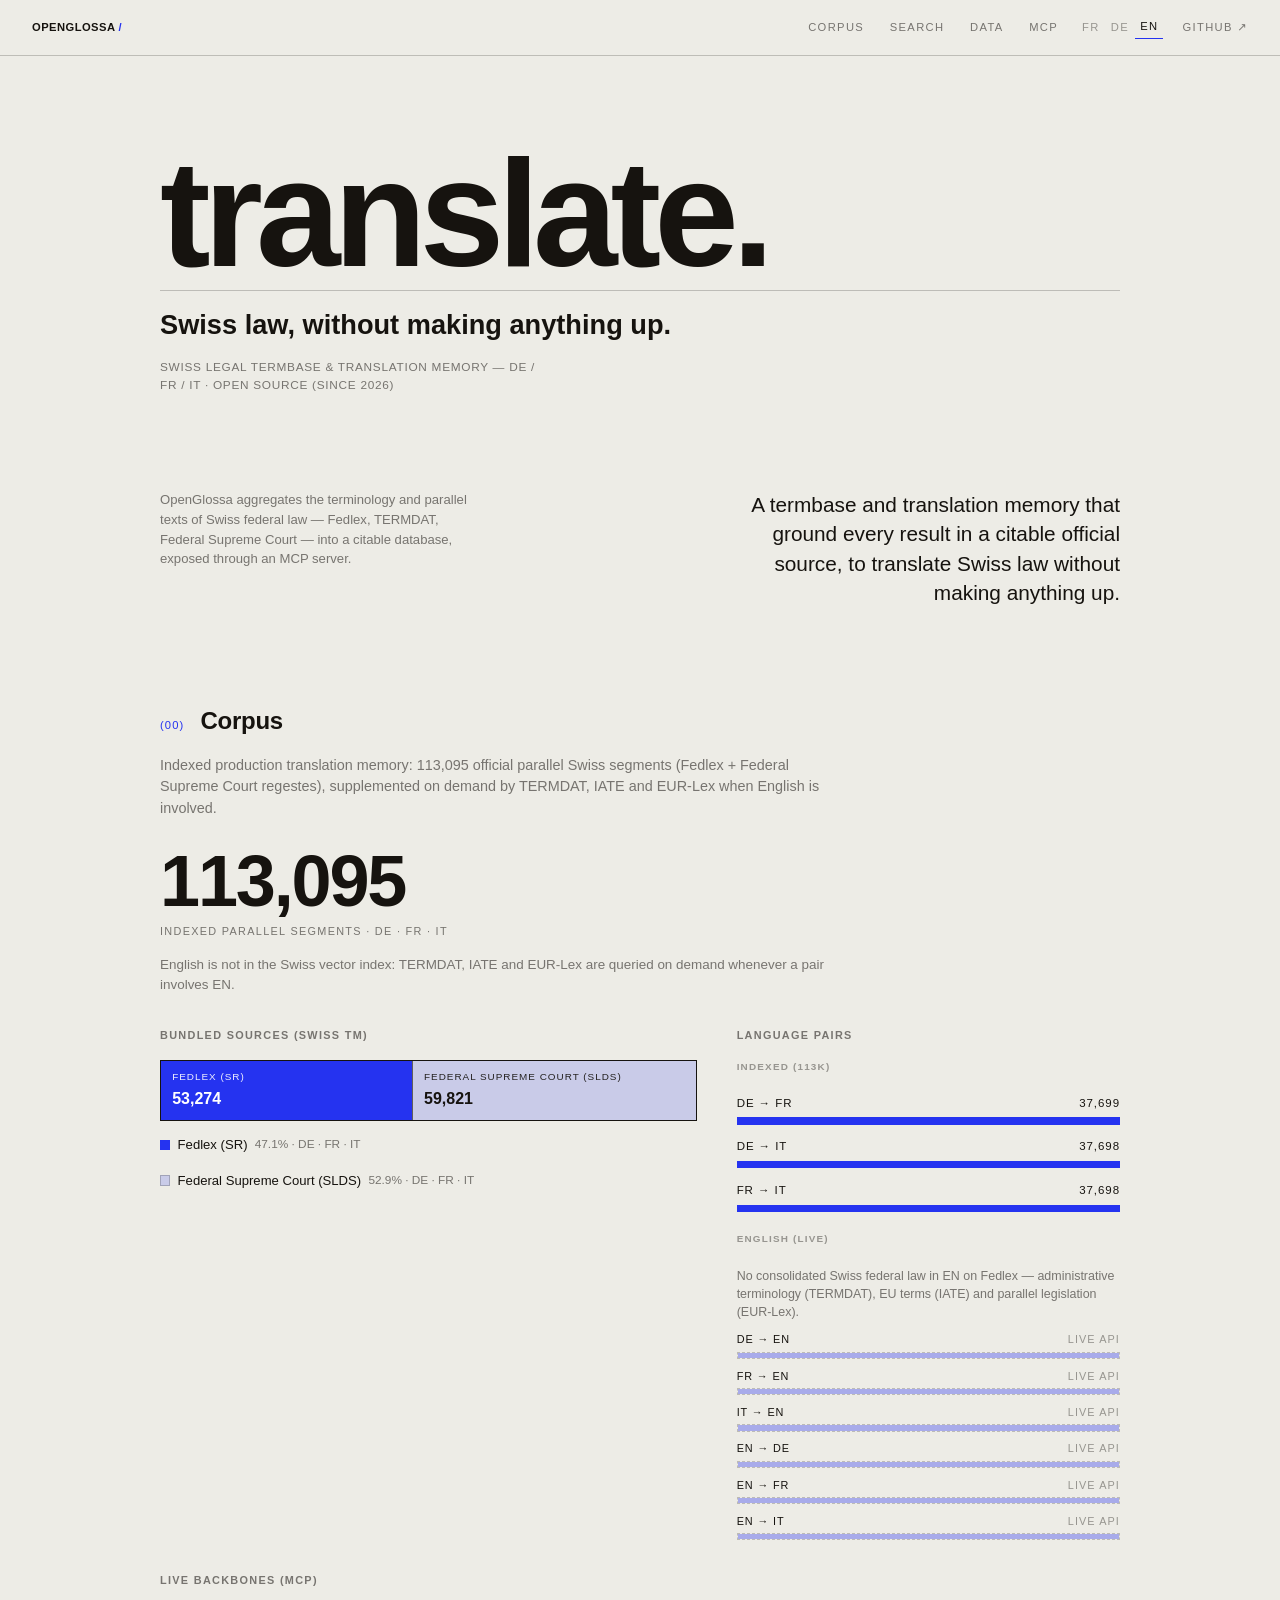
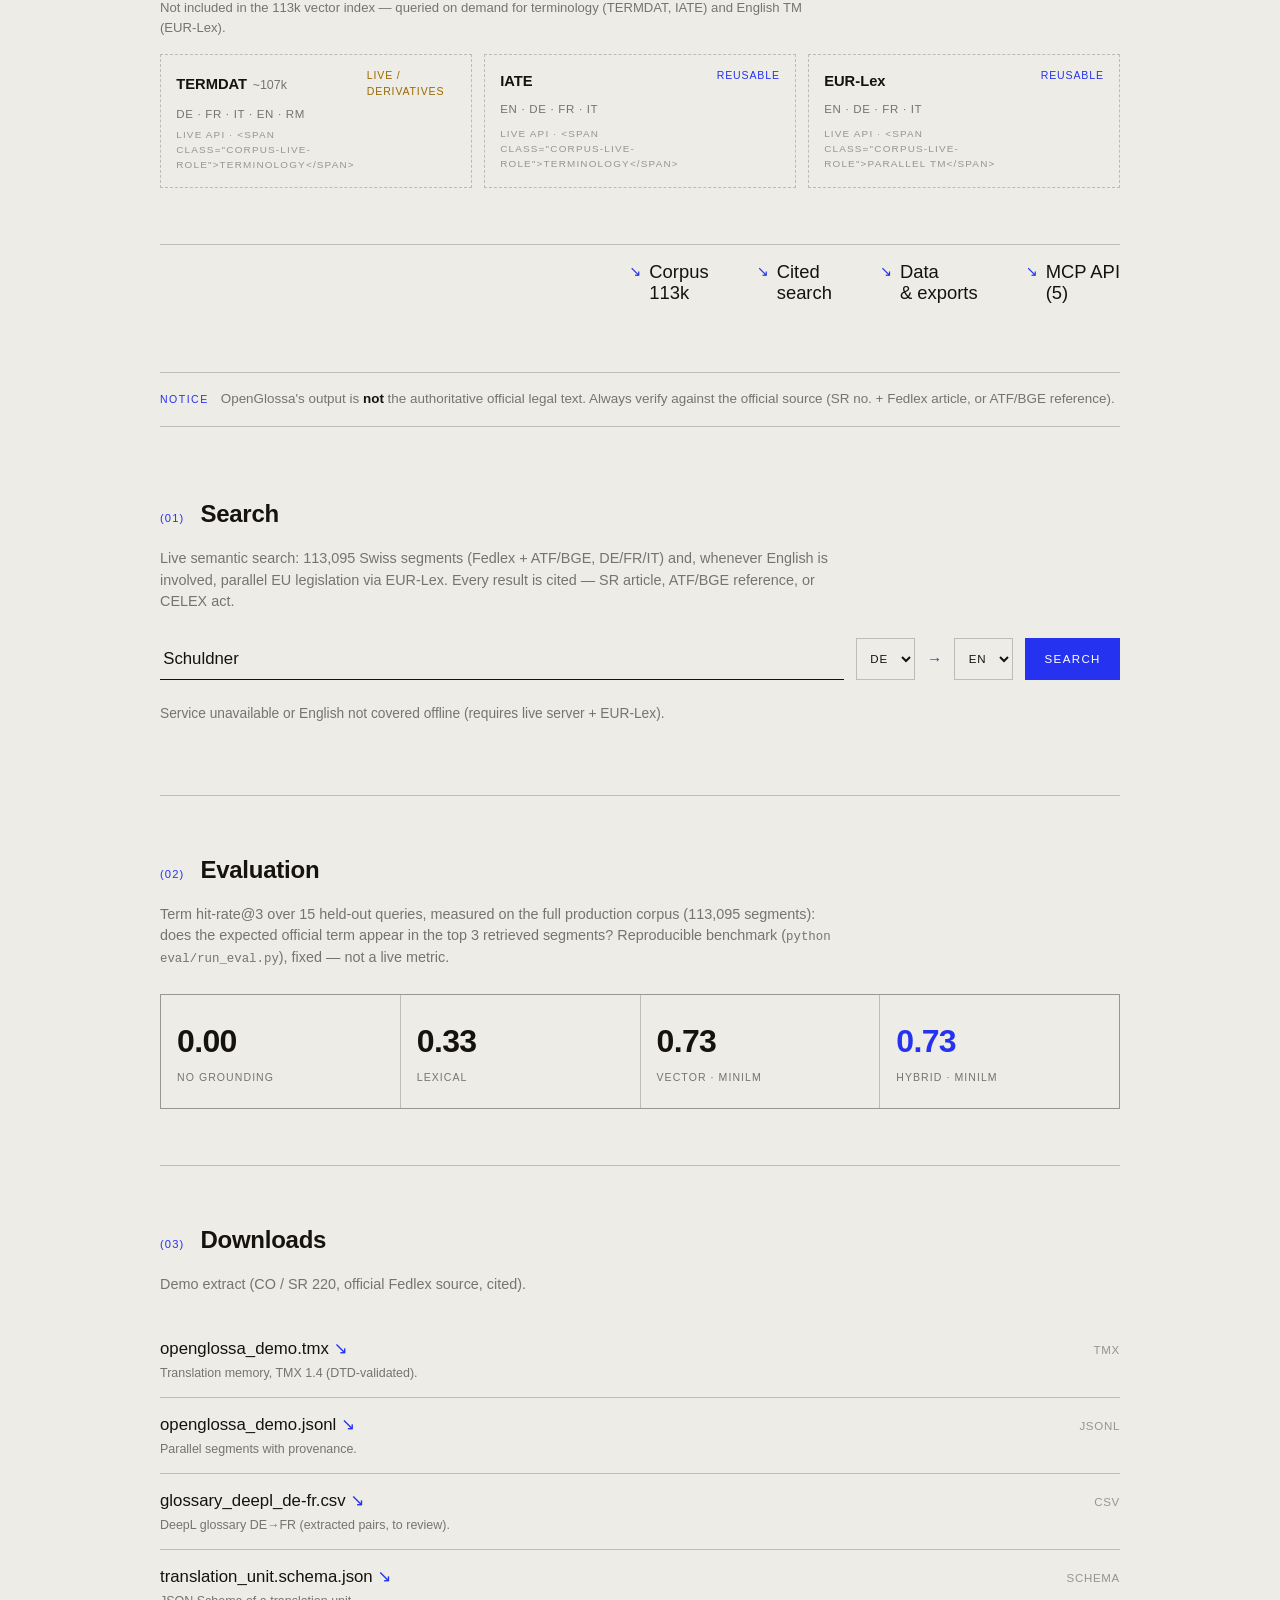
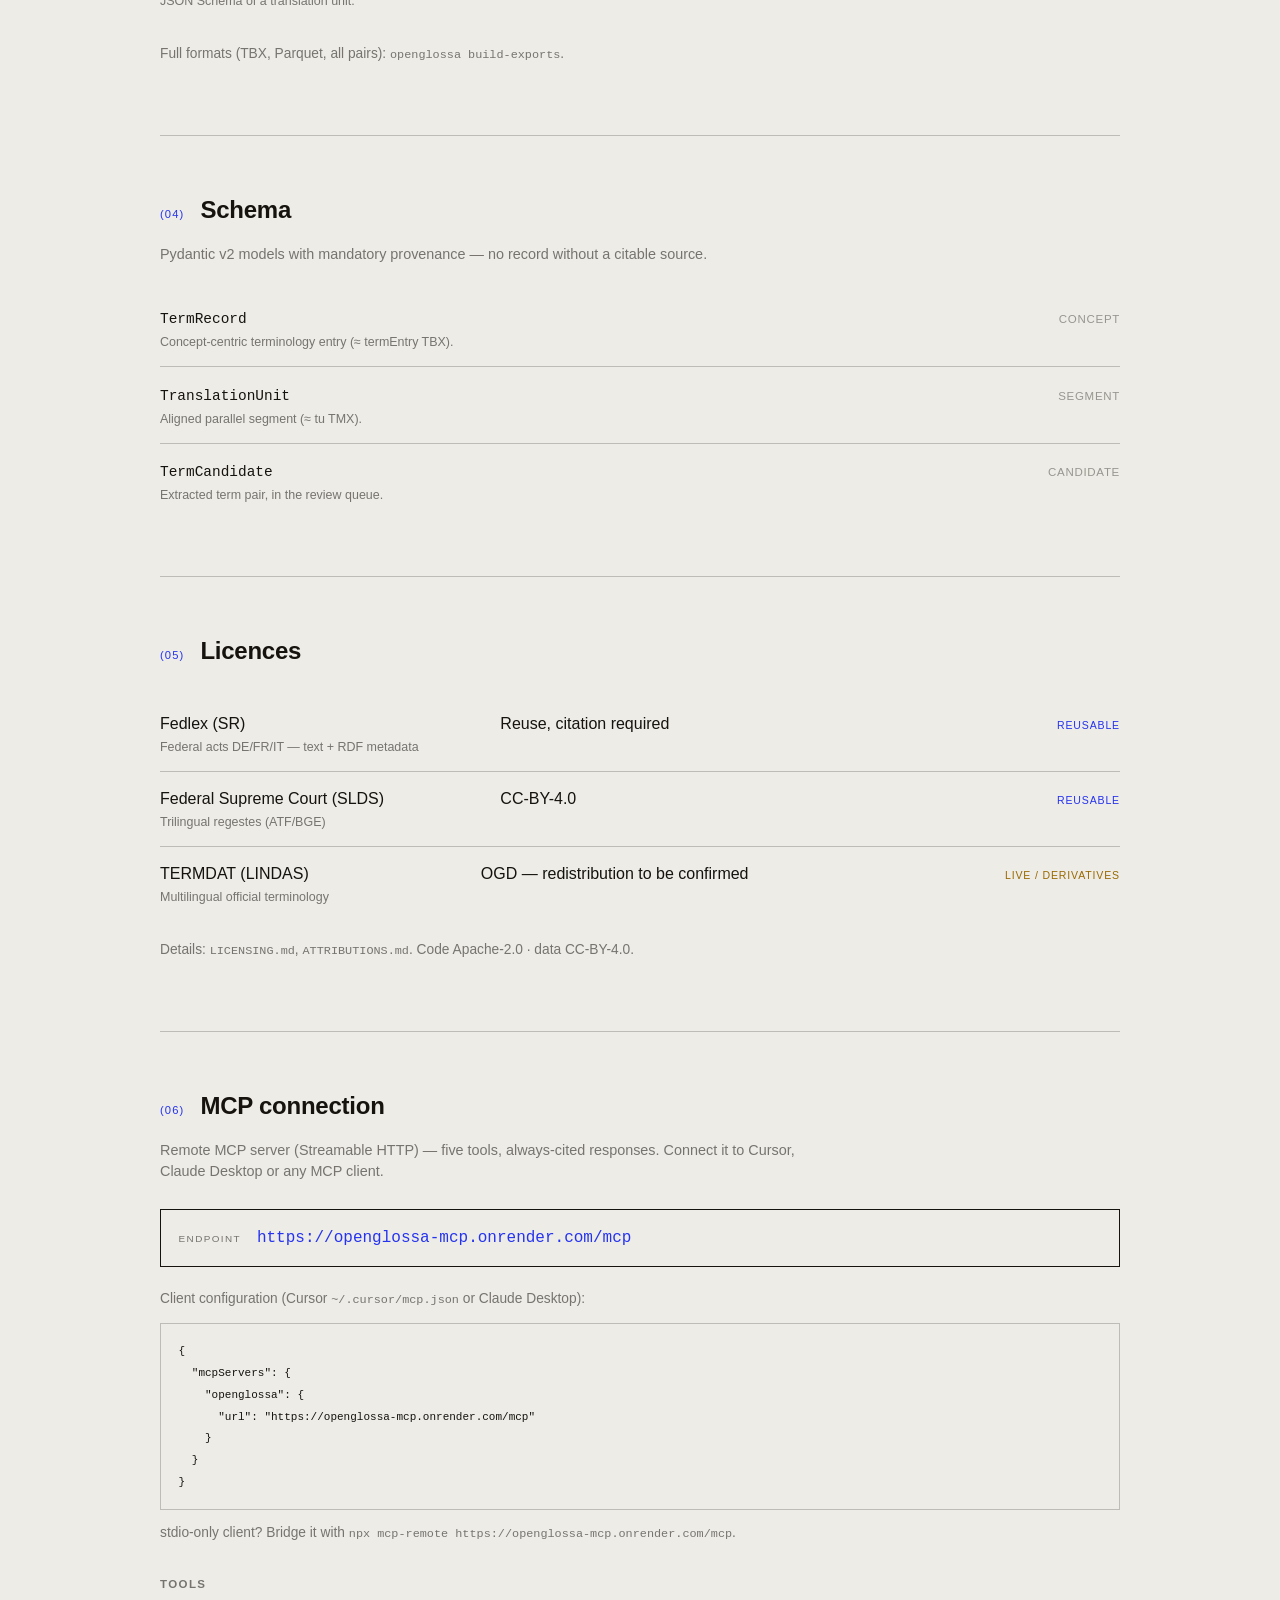
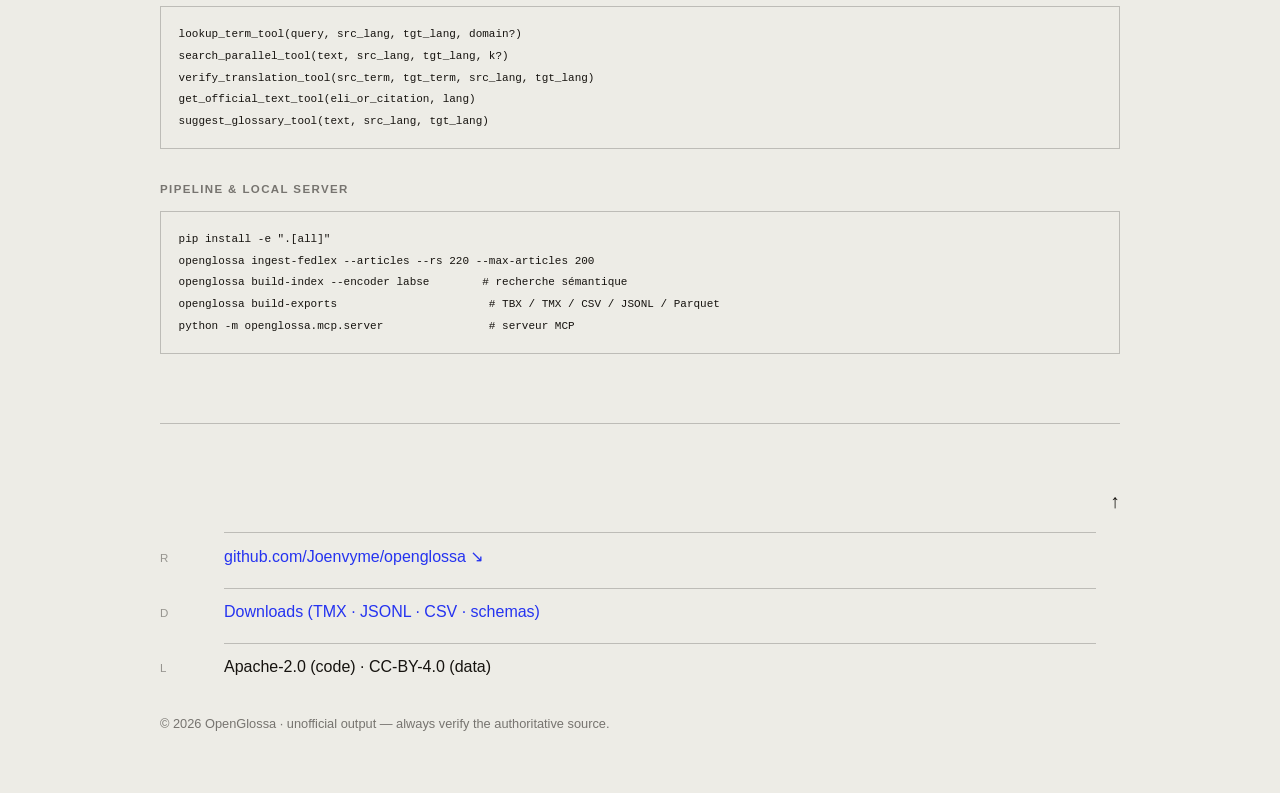
<file: public/index.html>
<!doctype html>
<html lang="fr">
  <head>
    <meta charset="utf-8" />
    <meta name="viewport" content="width=device-width, initial-scale=1" />
    <title>OpenGlossa — traduction juridique suisse ancrée dans les sources officielles</title>
    <meta
      name="description"
      content="Termbase et mémoire de traduction open source pour le droit suisse (DE/FR/IT), ancrés dans des sources officielles citables (Fedlex, TERMDAT, Tribunal fédéral)."
    />
    <link rel="stylesheet" href="styles.css" />
  </head>
  <body id="top">
    <header class="topbar">
      <a class="brand" href="#top">openglossa <span>/</span></a>
      <nav class="topnav">
        <a href="#corpus" data-i18n="nav.corpus">Corpus</a>
        <a href="#demo" data-i18n="nav.search">Recherche</a>
        <a href="#data" data-i18n="nav.data">Données</a>
        <a href="#api" data-i18n="nav.mcp">MCP</a>
      </nav>
      <div class="langsw" role="group" aria-label="Language">
        <button type="button" data-lang="fr">FR</button>
        <button type="button" data-lang="de">DE</button>
        <button type="button" data-lang="en">EN</button>
      </div>
      <a class="topright" href="https://github.com/Joenvyme/openglossa" target="_blank" rel="noopener">GitHub ↗</a>
    </header>

    <main class="wrap">
      <section class="hero">
        <h1 class="display" data-i18n="hero.h1">traduire.</h1>
        <hr class="hero-rule" />
        <p class="hero-sub" data-i18n="hero.sub">le droit suisse, sans rien inventer.</p>
        <p class="hero-meta" data-i18n="hero.meta">
          Termbase &amp; mémoire de traduction juridique suisse — DE / FR / IT ·
          open source (depuis 2026)
        </p>
      </section>

      <section class="intro">
        <p class="intro-note" data-i18n="intro.note">
          OpenGlossa agrège la terminologie et les textes parallèles du droit
          fédéral suisse — Fedlex, TERMDAT, Tribunal fédéral — en une base
          citable, exposée via un serveur MCP.
        </p>
        <p class="intro-statement" data-i18n="intro.statement">
          Une base terminologique et une mémoire de traduction qui ancrent
          chaque résultat dans une source officielle citable, pour traduire le
          droit suisse sans rien inventer.
        </p>
      </section>

      <section id="corpus" class="block corpus-block">
        <div class="block-head"><span class="num">(00)</span><h2 data-i18n="s00.h2">Corpus</h2></div>
        <p class="lead" data-i18n="s00.lead">
          Mémoire de traduction indexée en production : 113 095 segments parallèles
          officiels suisses (Fedlex + regestes TF), complétés à la demande par
          TERMDAT, IATE et EUR-Lex lorsque l'anglais est impliqué.
        </p>
        <div id="corpus-chart" class="corpus-chart" aria-live="polite"></div>
      </section>

      <nav class="index">
        <a href="#corpus"><span class="arrow">↘</span><span class="t" data-i18n="index.corpus">Corpus<br />113k</span></a>
        <a href="#demo"><span class="arrow">↘</span><span class="t" data-i18n="index.search">Recherche<br />citée</span></a>
        <a href="#data"><span class="arrow">↘</span><span class="t" data-i18n="index.data">Données<br />&amp; exports</span></a>
        <a href="#api"><span class="arrow">↘</span><span class="t" data-i18n="index.api">API MCP<br />(5)</span></a>
      </nav>

      <p class="disclaimer">
        <span class="mark" data-i18n="disclaimer.mark">Avis</span>
        <span data-i18n="disclaimer.text">
          Les sorties d'OpenGlossa ne constituent <b>pas</b> le texte légal
          officiel faisant foi. Toujours vérifier contre la source officielle
          (n° RS + article Fedlex, ou référence ATF/BGE).
        </span>
      </p>

      <section id="demo" class="block">
        <div class="block-head"><span class="num">(01)</span><h2 data-i18n="s01.h2">Recherche</h2></div>
        <p class="lead" data-i18n="s01.lead">
          Recherche sémantique en direct dans la mémoire de traduction complète :
          113 095 segments officiels (lois fédérales Fedlex + regestes du Tribunal
          fédéral ATF/BGE), en allemand, français, italien et anglais (via EUR-Lex
          lorsque EN est impliqué). Chaque résultat est
          cité — article RS + lien ELI Fedlex, ou référence ATF.
        </p>
        <div class="search-bar">
          <input id="q" type="search" data-i18n-ph="s01.ph" placeholder="ex. « Schuldner Verzug », « bonne foi », « prescrizione »…" autocomplete="off" />
          <select id="src" aria-label="Langue source" data-i18n-aria="s01.srcAria">
            <option value="de" selected>DE</option>
            <option value="fr">FR</option>
            <option value="it">IT</option>
            <option value="en">EN</option>
          </select>
          <span class="arrow" aria-hidden="true">→</span>
          <select id="tgt" aria-label="Langue cible" data-i18n-aria="s01.tgtAria">
            <option value="de">DE</option>
            <option value="fr" selected>FR</option>
            <option value="it">IT</option>
            <option value="en">EN</option>
          </select>
          <button id="go" data-i18n="s01.go">Rechercher</button>
        </div>
        <div id="results" aria-live="polite"></div>
      </section>

      <section id="eval" class="block">
        <div class="block-head"><span class="num">(02)</span><h2 data-i18n="s02.h2">Évaluation</h2></div>
        <p class="lead" data-i18n="s02.lead">
          Term hit-rate@3 sur 15 requêtes tenues à l'écart, mesuré sur le corpus
          complet de production (113 095 segments) : le terme officiel attendu
          apparaît-il dans les 3 premiers segments récupérés ? Benchmark
          reproductible (<code>python eval/run_eval.py</code>), figé — ce n'est
          pas une métrique live.
        </p>
        <div class="metrics">
          <div class="metric"><div class="v">0.00</div><div class="k" data-i18n="s02.m1">sans ancrage</div></div>
          <div class="metric"><div class="v">0.33</div><div class="k" data-i18n="s02.m2">lexical</div></div>
          <div class="metric"><div class="v">0.73</div><div class="k" data-i18n="s02.m3">vectoriel · MiniLM</div></div>
          <div class="metric best"><div class="v">0.73</div><div class="k" data-i18n="s02.m4">hybride · MiniLM</div></div>
        </div>
      </section>

      <section id="data" class="block">
        <div class="block-head"><span class="num">(03)</span><h2 data-i18n="s03.h2">Téléchargements</h2></div>
        <p class="lead" data-i18n="s03.lead">Extrait de démonstration (CO / SR 220, source officielle Fedlex, citée).</p>
        <div class="rows">
          <div class="row">
            <div class="row-main">
              <a class="dl-arrow" href="downloads/openglossa_demo.tmx" download>openglossa_demo.tmx</a>
              <span class="row-sub" data-i18n="s03.sub_tmx">Mémoire de traduction, TMX 1.4 (validée DTD).</span>
            </div>
            <span class="row-meta">TMX</span>
          </div>
          <div class="row">
            <div class="row-main">
              <a class="dl-arrow" href="downloads/openglossa_demo.jsonl" download>openglossa_demo.jsonl</a>
              <span class="row-sub" data-i18n="s03.sub_jsonl">Segments parallèles avec provenance.</span>
            </div>
            <span class="row-meta">JSONL</span>
          </div>
          <div class="row">
            <div class="row-main">
              <a class="dl-arrow" href="downloads/glossary_deepl_de-fr.csv" download>glossary_deepl_de-fr.csv</a>
              <span class="row-sub" data-i18n="s03.sub_csv">Glossaire DeepL DE→FR (couples extraits, à relire).</span>
            </div>
            <span class="row-meta">CSV</span>
          </div>
          <div class="row">
            <div class="row-main">
              <a class="dl-arrow" href="downloads/schemas/translation_unit.schema.json" download>translation_unit.schema.json</a>
              <span class="row-sub" data-i18n="s03.sub_schema">JSON Schema d'une unité de traduction.</span>
            </div>
            <span class="row-meta">Schema</span>
          </div>
        </div>
        <p class="hint" style="margin-top:1.2rem" data-i18n="s03.hint">
          Formats complets (TBX, Parquet, toutes paires) : <code>openglossa build-exports</code>.
        </p>
      </section>

      <section id="schema" class="block">
        <div class="block-head"><span class="num">(04)</span><h2 data-i18n="s04.h2">Schéma</h2></div>
        <p class="lead" data-i18n="s04.lead">Modèles pydantic v2 à provenance obligatoire — aucun enregistrement sans source citable.</p>
        <div class="rows">
          <div class="row">
            <div class="row-main">
              <a href="downloads/schemas/term_record.schema.json"><code>TermRecord</code></a>
              <span class="row-sub" data-i18n="s04.sub_term">Entrée terminologique centrée concept (≈ termEntry TBX).</span>
            </div>
            <span class="row-meta" data-i18n="s04.meta_term">concept</span>
          </div>
          <div class="row">
            <div class="row-main">
              <a href="downloads/schemas/translation_unit.schema.json"><code>TranslationUnit</code></a>
              <span class="row-sub" data-i18n="s04.sub_tu">Segment parallèle aligné (≈ tu TMX).</span>
            </div>
            <span class="row-meta" data-i18n="s04.meta_tu">segment</span>
          </div>
          <div class="row">
            <div class="row-main">
              <a href="downloads/schemas/term_candidate.schema.json"><code>TermCandidate</code></a>
              <span class="row-sub" data-i18n="s04.sub_cand">Couple de termes extrait, en file de revue.</span>
            </div>
            <span class="row-meta" data-i18n="s04.meta_cand">candidat</span>
          </div>
        </div>
      </section>

      <section id="licences" class="block">
        <div class="block-head"><span class="num">(05)</span><h2 data-i18n="s05.h2">Licences</h2></div>
        <div class="rows reg">
          <div class="row">
            <div class="row-main"><span data-i18n="s05.fedlex_name">Fedlex (RS)</span><span class="row-sub" data-i18n="s05.fedlex_sub">Lois fédérales DE/FR/IT — texte + métadonnées RDF</span></div>
            <div data-i18n="s05.fedlex_right">Réutilisation, citation requise</div>
            <span class="row-meta"><span class="badge ok" data-i18n="s05.badge_ok">réutilisable</span></span>
          </div>
          <div class="row">
            <div class="row-main"><span data-i18n="s05.slds_name">Tribunal fédéral (SLDS)</span><span class="row-sub" data-i18n="s05.slds_sub">Regestes trilingues (ATF/BGE)</span></div>
            <div>CC-BY-4.0</div>
            <span class="row-meta"><span class="badge ok" data-i18n="s05.badge_ok">réutilisable</span></span>
          </div>
          <div class="row">
            <div class="row-main"><span data-i18n="s05.termdat_name">TERMDAT (LINDAS)</span><span class="row-sub" data-i18n="s05.termdat_sub">Terminologie officielle multilingue</span></div>
            <div data-i18n="s05.termdat_right">OGD — redistribution à confirmer</div>
            <span class="row-meta"><span class="badge warn" data-i18n="s05.badge_warn">live / dérivés</span></span>
          </div>
        </div>
        <p class="hint" style="margin-top:1.2rem" data-i18n="s05.hint">
          Détails : <code>LICENSING.md</code>, <code>ATTRIBUTIONS.md</code>. Code Apache-2.0 · données CC-BY-4.0.
        </p>
      </section>

      <section id="api" class="block">
        <div class="block-head"><span class="num">(06)</span><h2 data-i18n="s06.h2">Connexion MCP</h2></div>
        <p class="lead" data-i18n="s06.lead">
          Serveur MCP distant (Streamable HTTP) — cinq outils, réponses toujours
          citées. Branche-le sur Cursor, Claude Desktop ou tout client MCP.
        </p>
        <div class="endpoint">
          <span class="endpoint-label" data-i18n="s06.endpoint">Endpoint</span>
          <code id="mcp-url">https://openglossa-mcp.onrender.com/mcp</code>
        </div>
        <p class="hint" data-i18n="s06.hint_config">Configuration client (Cursor <code>~/.cursor/mcp.json</code> ou Claude Desktop) :</p>
        <pre><code>{
  "mcpServers": {
    "openglossa": {
      "url": "https://openglossa-mcp.onrender.com/mcp"
    }
  }
}</code></pre>
        <p class="hint" data-i18n="s06.hint_stdio">
          Client en stdio uniquement ? Faites le pont avec
          <code>npx mcp-remote https://openglossa-mcp.onrender.com/mcp</code>.
        </p>

        <h3 class="sub" data-i18n="s06.sub_tools">Outils</h3>
        <pre><code>lookup_term_tool(query, src_lang, tgt_lang, domain?)
search_parallel_tool(text, src_lang, tgt_lang, k?)
verify_translation_tool(src_term, tgt_term, src_lang, tgt_lang)
get_official_text_tool(eli_or_citation, lang)
suggest_glossary_tool(text, src_lang, tgt_lang)</code></pre>

        <h3 class="sub" data-i18n="s06.sub_pipeline">Pipeline &amp; serveur local</h3>
        <pre><code>pip install -e ".[all]"
openglossa ingest-fedlex --articles --rs 220 --max-articles 200
openglossa build-index --encoder labse        # recherche sémantique
openglossa build-exports                       # TBX / TMX / CSV / JSONL / Parquet
python -m openglossa.mcp.server                # serveur MCP</code></pre>
      </section>

      <footer>
        <div class="foot-top"><a href="#top" aria-label="Haut de page" data-i18n-aria="footer.top_aria">↑</a></div>
        <div class="foot-grid">
          <span class="fl">R</span>
          <span class="fv foot-row"><a href="https://github.com/Joenvyme/openglossa" target="_blank" rel="noopener">github.com/Joenvyme/openglossa ↘</a></span>
          <span class="foot-row"></span>
          <span class="fl">D</span>
          <span class="fv foot-row"><a href="#data" data-i18n="footer.d_link">Téléchargements (TMX · JSONL · CSV · schémas)</a></span>
          <span class="foot-row"></span>
          <span class="fl">L</span>
          <span class="fv foot-row" data-i18n="footer.l_value">Apache-2.0 (code) · CC-BY-4.0 (données)</span>
          <span class="foot-row"></span>
        </div>
        <p class="copyright" data-i18n="footer.copyright">© 2026 OpenGlossa · sortie non officielle — vérifiez toujours la source faisant foi.</p>
      </footer>
    </main>

    <script src="i18n.js"></script>
    <script src="corpus.js"></script>
    <script src="app.js"></script>
  </body>
</html>
</file>
<file: public/styles.css>
/* OpenGlossa — editorial minimalist (paper, hairlines, royal-blue accent). */

:root {
  --bg: #edece6;
  --ink: #16130f;
  --muted: rgba(22, 19, 15, 0.55);
  --faint: rgba(22, 19, 15, 0.4);
  --line: rgba(22, 19, 15, 0.22);
  --accent: #2533f0;
  --maxw: 64rem;
}

* { box-sizing: border-box; }

html { scroll-behavior: smooth; }

body {
  margin: 0;
  background: var(--bg);
  color: var(--ink);
  font-family: "Helvetica Neue", Helvetica, Arial, system-ui, sans-serif;
  font-size: 16px;
  line-height: 1.5;
  -webkit-font-smoothing: antialiased;
  text-rendering: optimizeLegibility;
}

.wrap { max-width: var(--maxw); margin: 0 auto; padding: 0 2rem; }

a { color: var(--accent); text-decoration: none; }
a:hover { text-decoration: underline; text-underline-offset: 3px; }

hr { border: 0; border-top: 1px solid var(--line); margin: 0; }

.label {
  font-size: 0.66rem; letter-spacing: 0.14em; text-transform: uppercase;
  color: var(--muted);
}
.arrow { color: var(--accent); font-weight: 400; }

/* ---------- top bar ---------- */
.topbar {
  position: sticky; top: 0; z-index: 10;
  display: flex; align-items: center; justify-content: space-between;
  padding: 1rem 2rem;
  font-size: 0.7rem; letter-spacing: 0.12em; text-transform: uppercase;
  background: color-mix(in srgb, var(--bg) 88%, transparent);
  backdrop-filter: blur(6px);
  border-bottom: 1px solid var(--line);
}
.topbar .brand { color: var(--ink); font-weight: 600; letter-spacing: 0.04em; }
.topbar .brand span { color: var(--accent); }
.topbar { gap: 1.2rem; flex-wrap: wrap; }
.topnav { display: flex; gap: 1.6rem; margin-left: auto; }
.topnav a, .topright { color: var(--muted); }
.topnav a:hover, .topright:hover { color: var(--ink); text-decoration: none; }
.langsw { display: flex; align-items: center; gap: 0.1rem; }
.langsw button {
  font: inherit; font-size: 0.7rem; letter-spacing: 0.12em; text-transform: uppercase;
  background: transparent; border: 0; color: var(--faint); cursor: pointer; padding: 0.15rem 0.3rem;
}
.langsw button:hover { color: var(--ink); }
.langsw button.active { color: var(--ink); border-bottom: 1px solid var(--accent); }

/* ---------- hero ---------- */
.hero { padding: 5.5rem 0 2.5rem; }
.display {
  margin: 0; font-weight: 600; letter-spacing: -0.045em; line-height: 0.92;
  font-size: clamp(3.5rem, 13vw, 9.5rem);
}
.hero-rule { margin: 0.4rem 0 0.9rem; }
.hero-sub { margin: 0; font-size: clamp(1.1rem, 3vw, 1.7rem); font-weight: 600; }
.hero-meta { margin: 0.8rem 0 0; max-width: 24rem; font-size: 0.74rem; letter-spacing: 0.06em; color: var(--muted); text-transform: uppercase; }

/* ---------- intro two-column ---------- */
.intro {
  display: grid; grid-template-columns: 1fr 1fr; gap: 2rem;
  padding: 3.5rem 0; align-items: start;
}
.intro-note { margin: 0; max-width: 20rem; font-size: 0.82rem; color: var(--muted); }
.intro-statement {
  margin: 0; justify-self: end; text-align: right; max-width: 24rem;
  font-size: clamp(1rem, 2.2vw, 1.3rem); line-height: 1.4;
}

/* ---------- index nav ---------- */
.index {
  display: flex; flex-wrap: wrap; gap: 3rem; justify-content: flex-end;
  padding: 1rem 0 3.5rem;
}
.index a { color: var(--ink); display: flex; gap: 0.5rem; align-items: flex-start; }
.index a:hover { text-decoration: none; color: var(--accent); }
.index a .t { font-size: 1.15rem; line-height: 1.15; }
.index a .arrow { font-size: 0.9rem; }

/* ---------- disclaimer ---------- */
.disclaimer {
  display: flex; gap: 0.75rem; align-items: baseline;
  padding: 1rem 0; border-top: 1px solid var(--line); border-bottom: 1px solid var(--line);
  font-size: 0.84rem; color: var(--muted);
}
.disclaimer b { color: var(--ink); }
.disclaimer .mark { color: var(--accent); font-size: 0.66rem; letter-spacing: 0.14em; text-transform: uppercase; white-space: nowrap; }

/* ---------- generic block ---------- */
.block { padding: 3.5rem 0; border-bottom: 1px solid var(--line); }
.block-head { display: flex; align-items: baseline; gap: 1rem; margin-bottom: 1.8rem; }
.block-head .num { font-size: 0.7rem; color: var(--accent); letter-spacing: 0.1em; }
.block-head h2 { margin: 0; font-size: 1.5rem; font-weight: 600; letter-spacing: -0.01em; }
.block .lead { margin: -0.8rem 0 1.6rem; max-width: 42rem; font-size: 0.9rem; color: var(--muted); }

/* ---------- search demo ---------- */
.search-bar { display: flex; gap: 0.75rem; flex-wrap: wrap; align-items: stretch; margin-bottom: 1.5rem; }
.search-bar input[type="search"] {
  flex: 1 1 20rem; padding: 0.65rem 0.2rem; font-size: 1.05rem; color: var(--ink);
  background: transparent; border: 0; border-bottom: 1px solid var(--ink);
  font-family: inherit;
}
.search-bar input[type="search"]:focus { outline: none; border-color: var(--accent); }
.search-bar select {
  padding: 0.5rem 0.6rem; font-size: 0.72rem; letter-spacing: 0.08em; text-transform: uppercase;
  background: transparent; color: var(--ink); border: 1px solid var(--line); border-radius: 0;
}
.search-bar button {
  padding: 0.5rem 1.2rem; font-size: 0.72rem; letter-spacing: 0.12em; text-transform: uppercase;
  background: var(--accent); color: #fff; border: 0; cursor: pointer;
}
.search-bar button:hover { background: var(--ink); }
.search-bar .arrow { display: flex; align-items: center; font-size: 0.95rem; }
.hint.method { margin-bottom: 0.5rem; text-transform: uppercase; letter-spacing: 0.08em; font-size: 0.7rem; }

#results .result { padding: 1.1rem 0; border-top: 1px solid var(--line); }
#results .result:first-child { border-top: 0; }
.result .pair { display: grid; grid-template-columns: 1fr 1fr; gap: 2rem; }
@media (max-width: 40rem) { .result .pair { grid-template-columns: 1fr; gap: 0.6rem; } }
.result .lang { font-size: 0.62rem; letter-spacing: 0.14em; text-transform: uppercase; color: var(--faint); margin-bottom: 0.3rem; }
.result .cite { display: flex; justify-content: space-between; gap: 1rem; margin-top: 0.7rem; font-size: 0.78rem; }
.result .cite .score { color: var(--faint); font-variant-numeric: tabular-nums; }
.result mark { background: color-mix(in srgb, var(--accent) 22%, transparent); color: inherit; padding: 0 0.1em; }
.hint { color: var(--muted); font-size: 0.86rem; }
.hint.scope { margin-bottom: 0.75rem; font-size: 0.8rem; line-height: 1.45; }

/* ---------- corpus chart ---------- */
.corpus-block { padding-top: 2.5rem; }
.corpus-chart { margin-top: 0.5rem; }
.corpus-headline { margin-bottom: 2rem; }
.corpus-total {
  font-size: clamp(2.4rem, 8vw, 4.5rem); font-weight: 600; letter-spacing: -0.03em;
  font-variant-numeric: tabular-nums; line-height: 1;
}
.corpus-total-label {
  margin-top: 0.35rem; font-size: 0.68rem; letter-spacing: 0.12em;
  text-transform: uppercase; color: var(--muted);
}
.corpus-en-callout {
  margin: 1rem 0 0; max-width: 42rem; font-size: 0.84rem; line-height: 1.5; color: var(--muted);
}
.corpus-grid {
  display: grid; grid-template-columns: 1.4fr 1fr; gap: 2rem 2.5rem;
}
.corpus-panel--live { grid-column: 1 / -1; }
@media (max-width: 52rem) { .corpus-grid { grid-template-columns: 1fr; } }
.corpus-sub {
  margin: 0 0 1rem; font-size: 0.68rem; letter-spacing: 0.12em;
  text-transform: uppercase; color: var(--muted); font-weight: 600;
}
.corpus-stack {
  display: flex; width: 100%; min-height: 3.4rem; border: 1px solid var(--ink);
}
.corpus-seg {
  display: flex; flex-direction: column; justify-content: center; gap: 0.15rem;
  padding: 0.55rem 0.7rem; min-width: 0; border-right: 1px solid color-mix(in srgb, var(--bg) 35%, var(--ink));
}
.corpus-seg:last-child { border-right: 0; }
.corpus-seg--fedlex { background: var(--accent); color: #fff; }
.corpus-seg--slds { background: color-mix(in srgb, var(--accent) 18%, var(--bg)); color: var(--ink); }
.corpus-seg-label { font-size: 0.62rem; letter-spacing: 0.1em; text-transform: uppercase; opacity: 0.92; }
.corpus-seg-val { font-size: 1rem; font-weight: 600; font-variant-numeric: tabular-nums; }
.corpus-legend { display: flex; flex-wrap: wrap; gap: 1rem 1.8rem; margin-top: 0.9rem; }
.corpus-legend-item { display: flex; align-items: center; gap: 0.45rem; font-size: 0.82rem; }
.corpus-legend-meta { color: var(--muted); font-size: 0.74rem; }
.corpus-swatch { width: 0.65rem; height: 0.65rem; display: inline-block; }
.corpus-swatch--fedlex { background: var(--accent); }
.corpus-swatch--slds { background: color-mix(in srgb, var(--accent) 18%, var(--bg)); border: 1px solid var(--line); }
.corpus-pairs { display: flex; flex-direction: column; gap: 0.85rem; }
.corpus-pairs-block { display: flex; flex-direction: column; gap: 1.25rem; }
.corpus-pairs-heading {
  margin: 0; font-size: 0.62rem; letter-spacing: 0.12em; text-transform: uppercase;
  color: var(--faint); font-weight: 600;
}
.corpus-pairs-en-note { margin: 0 0 0.65rem; font-size: 0.78rem; line-height: 1.45; color: var(--muted); }
.corpus-pairs--live { gap: 0.55rem; }
.corpus-pair-head {
  display: flex; justify-content: space-between; gap: 1rem;
  font-size: 0.72rem; letter-spacing: 0.08em; text-transform: uppercase; margin-bottom: 0.35rem;
}
.corpus-pair-bar { height: 0.45rem; background: color-mix(in srgb, var(--line) 55%, transparent); }
.corpus-pair-bar span { display: block; height: 100%; background: var(--accent); }
.corpus-pair--live .corpus-pair-head { font-size: 0.68rem; margin-bottom: 0.25rem; }
.corpus-pair-live-label { color: var(--faint); letter-spacing: 0.1em; }
.corpus-pair-bar--live { border: 1px dashed var(--line); background: transparent; }
.corpus-pair-bar--live span { width: 100%; background: color-mix(in srgb, var(--accent) 35%, transparent); }
.corpus-live {
  display: grid; grid-template-columns: repeat(3, 1fr); gap: 0.75rem;
}
@media (max-width: 40rem) { .corpus-live { grid-template-columns: 1fr; } }
.corpus-live-note { margin: -0.4rem 0 1rem; font-size: 0.82rem; color: var(--muted); max-width: 42rem; }
.corpus-live-item {
  display: grid; grid-template-columns: 1fr auto; gap: 0.35rem 0.75rem; align-items: center;
  padding: 0.85rem 0.95rem; border: 1px dashed var(--line);
}
.corpus-live-name { font-size: 0.92rem; font-weight: 600; }
.corpus-live-langs {
  grid-column: 1; font-size: 0.72rem; letter-spacing: 0.06em; color: var(--muted);
  font-variant-numeric: tabular-nums;
}
.corpus-live-scale { margin-left: 0.35rem; font-size: 0.78rem; font-weight: 400; color: var(--muted); }
.corpus-live-tag {
  grid-column: 1; font-size: 0.62rem; letter-spacing: 0.12em; text-transform: uppercase; color: var(--faint);
}
.corpus-live-role { text-transform: lowercase; }
.corpus-live-item .badge { grid-column: 2; grid-row: 1 / -1; justify-self: end; align-self: start; }

/* ---------- metrics ---------- */
.metrics { display: grid; grid-template-columns: repeat(4, 1fr); gap: 1px; background: var(--line); border: 1px solid var(--line); }
@media (max-width: 40rem) { .metrics { grid-template-columns: repeat(2, 1fr); } }
.metric { background: var(--bg); padding: 1.4rem 1rem; text-align: left; }
.metric .v { font-size: 2rem; font-weight: 600; letter-spacing: -0.02em; font-variant-numeric: tabular-nums; }
.metric.best .v { color: var(--accent); }
.metric .k { font-size: 0.66rem; letter-spacing: 0.1em; text-transform: uppercase; color: var(--muted); margin-top: 0.3rem; }

/* ---------- list rows (downloads / schema / licences) ---------- */
.rows { display: flex; flex-direction: column; }
.row {
  display: grid; grid-template-columns: 1fr auto; gap: 1rem; align-items: baseline;
  padding: 0.9rem 0; border-top: 1px solid var(--line);
}
.row:first-child { border-top: 0; }
.row .row-main a { font-size: 1.05rem; color: var(--ink); }
.row .row-main a:hover { color: var(--accent); }
.row .row-sub { display: block; font-size: 0.78rem; color: var(--muted); margin-top: 0.15rem; }
.row .row-meta { font-size: 0.72rem; letter-spacing: 0.06em; text-transform: uppercase; color: var(--faint); white-space: nowrap; }
.dl-arrow::after { content: " ↘"; color: var(--accent); }

/* license registry */
.reg .row { grid-template-columns: 1.2fr 2fr auto; }
@media (max-width: 46rem) { .reg .row { grid-template-columns: 1fr; } .reg .row-meta { justify-self: start; } }
.badge { font-size: 0.66rem; letter-spacing: 0.08em; text-transform: uppercase; }
.badge.ok { color: var(--accent); }
.badge.warn { color: #9a6a00; }

.sub { margin: 2rem 0 0.6rem; font-size: 0.72rem; letter-spacing: 0.12em; text-transform: uppercase; color: var(--muted); font-weight: 600; }

.endpoint {
  display: flex; align-items: baseline; gap: 1rem; flex-wrap: wrap;
  padding: 1rem 1.1rem; margin-bottom: 1.4rem;
  border: 1px solid var(--ink);
}
.endpoint-label { font-size: 0.62rem; letter-spacing: 0.14em; text-transform: uppercase; color: var(--muted); }
.endpoint code { font-size: 1rem; color: var(--accent); word-break: break-all; }

pre {
  background: transparent; border: 1px solid var(--line);
  padding: 1rem 1.1rem; overflow-x: auto; font-size: 0.8rem; line-height: 1.7;
  font-family: ui-monospace, "SF Mono", Menlo, Consolas, monospace;
}
code { font-family: ui-monospace, "SF Mono", Menlo, Consolas, monospace; font-size: 0.86em; }
.block ul { padding-left: 1.1rem; }
.block li { margin: 0.3rem 0; }

/* ---------- footer ---------- */
footer { padding: 4rem 0 3rem; }
.foot-grid { display: grid; grid-template-columns: 2.5rem 1fr auto; gap: 0.5rem 1.5rem; align-items: baseline; }
.foot-grid .fl { font-size: 0.72rem; letter-spacing: 0.1em; text-transform: uppercase; color: var(--faint); }
.foot-grid .fv { font-size: 1rem; }
.foot-row { padding: 0.7rem 0; border-top: 1px solid var(--line); }
.foot-top { display: flex; justify-content: flex-end; padding-bottom: 1rem; }
.foot-top a { font-size: 1.2rem; color: var(--ink); }
.copyright { margin-top: 1.5rem; font-size: 0.8rem; color: var(--muted); }

@media (max-width: 40rem) {
  .wrap, .topbar { padding-left: 1.25rem; padding-right: 1.25rem; }
  .intro { grid-template-columns: 1fr; }
  .intro-statement { justify-self: start; text-align: left; }
  .index { justify-content: flex-start; gap: 1.75rem; }
  .topnav { display: none; }
}
</file>
